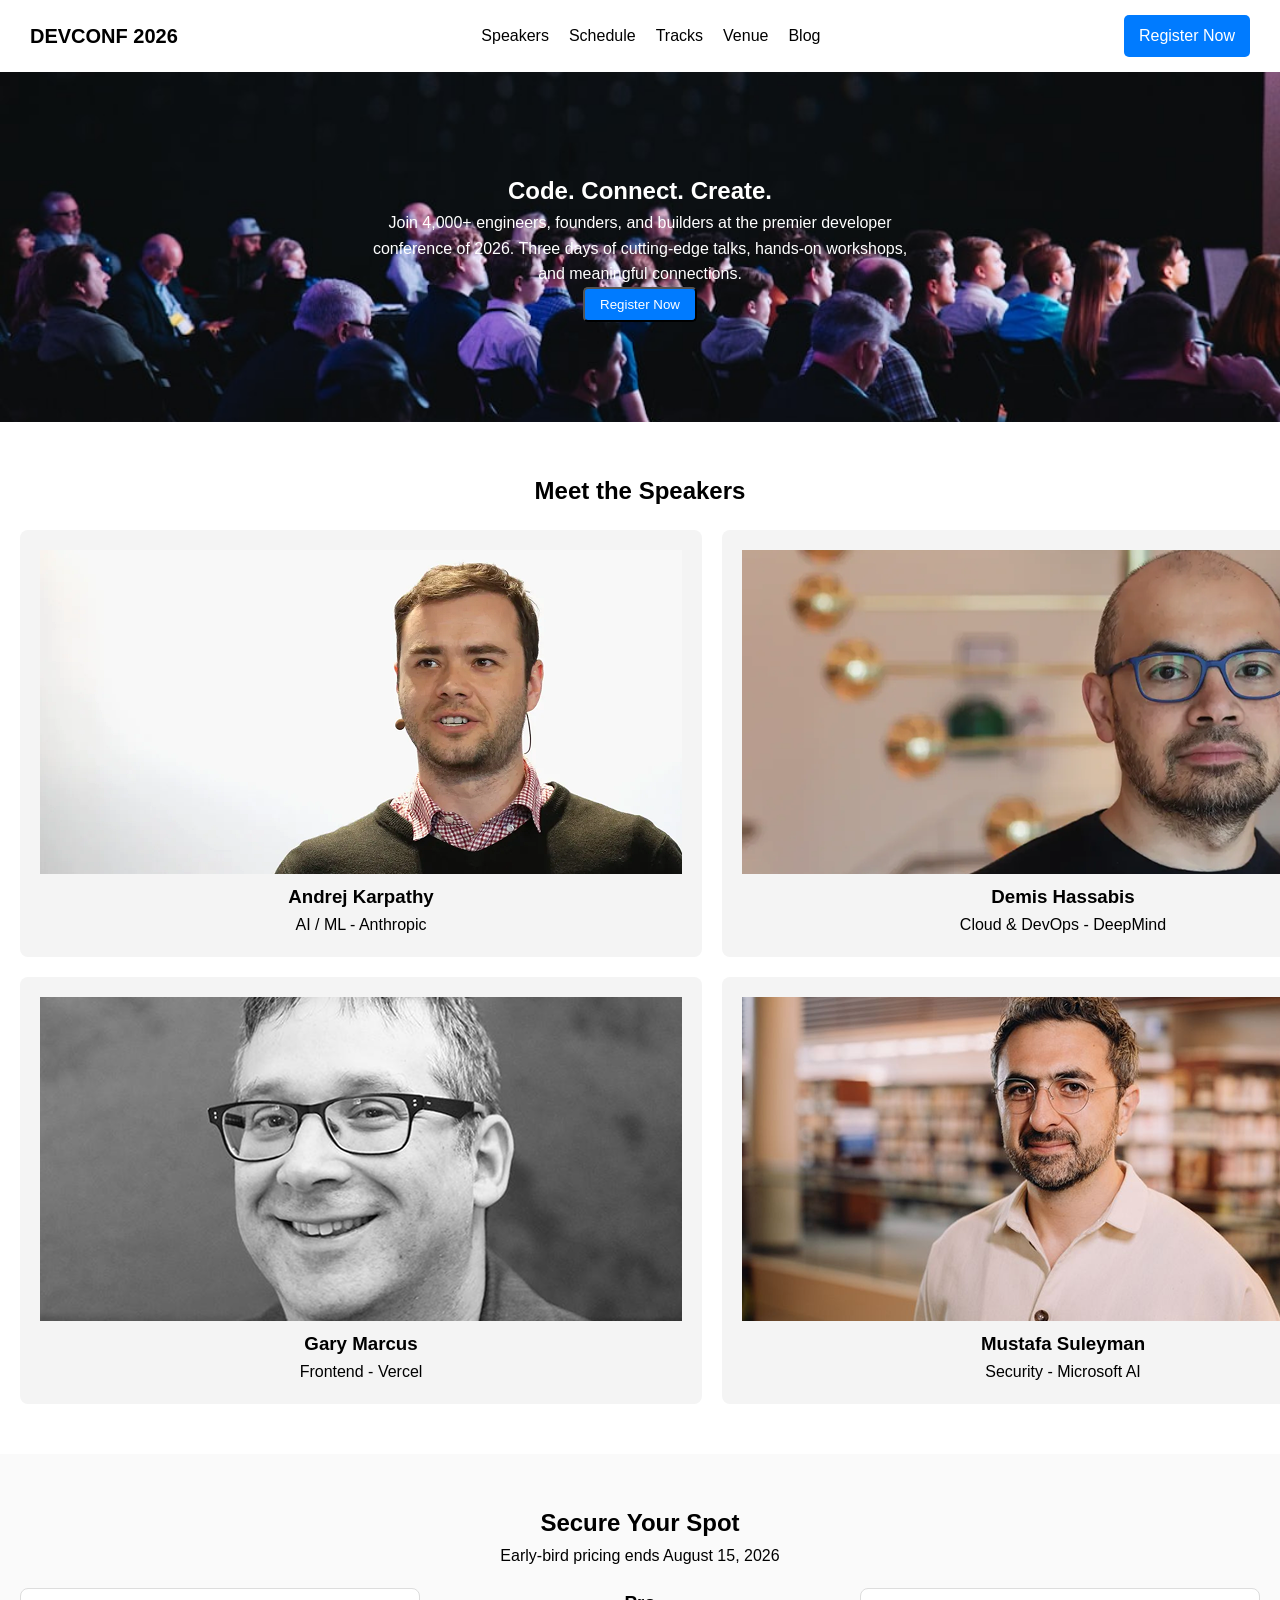
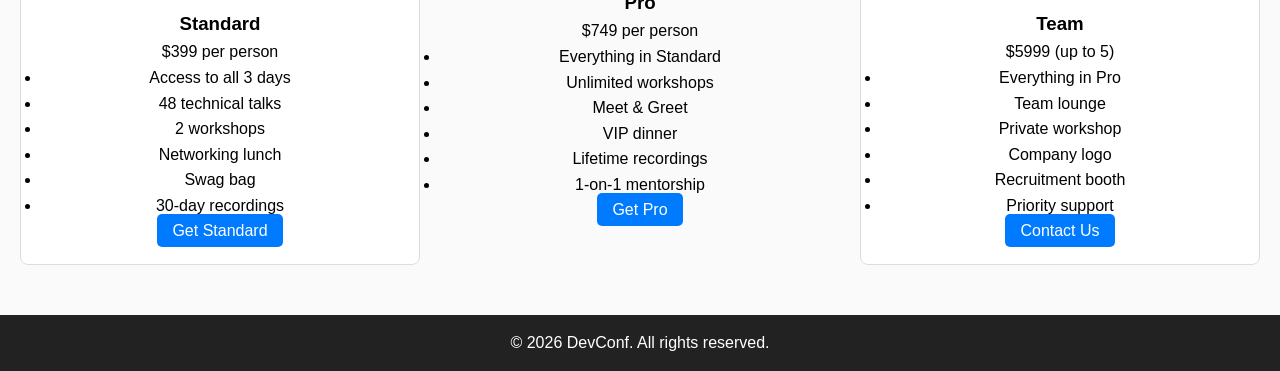
<file: index.html>
<!DOCTYPE html>
<html lang="en">
<head>
  <meta charset="UTF-8">
  <meta name="viewport" content="width=device-width, initial-scale=1.0">
  <title>DevConf 2026</title>
  <link rel="stylesheet" href="./style.css">
</head>
<body>

  <!-- Header Section -->
  <header>
    <div class="logo">DEVCONF 2026</div>
    <nav>
      <ul>
        <li><a href="speakers">Speakers</a></li>
        <li><a href="schedule">Schedule</a></li>
        <li><a href="tracks">Tracks</a></li>
        <li><a href="venue">Venue</a></li>
        <li><a href="blog">Blog</a></li>
      </ul>
    </nav>
    <a href="pricing" class="btn">Register Now</a>
  </header>

  <!-- Hero Section -->
  <section class="hero"> 
    <h1>Code. Connect. Create.</h1>
    <p>Join 4,000+ engineers, founders, and builders at the premier developer<br> conference of 2026. Three days of cutting-edge talks, hands-on workshops,<br> and meaningful connections.</p>
    <button class="btn">Register Now</button>
  </section>

  <!-- Speakers Section -->
  <section id="speakers" class="speakers">
    <h2>Meet the Speakers</h2>
    <div class="speaker-grid">
      <div class="speaker">
        <img src="./andrej.png" alt="andrej">
        <h3>Andrej Karpathy</h3>
        <p>AI / ML - Anthropic</p>
      </div>
      <div class="speaker">
        <img src="./demis.png" alt="Demis">
        <h3>Demis Hassabis</h3>
        <p>Cloud & DevOps - DeepMind</p>
      </div>
      <div class="speaker">
        <img src="./gary.png" alt="Marcus">
        <h3>Gary Marcus</h3>
        <p>Frontend - Vercel</p>
      </div>
      <div class="speaker">
        <img src="./mustafa.png" alt="mustafa">
        <h3>Mustafa Suleyman</h3>
        <p>Security - Microsoft AI</p>
      </div>
    </div>
  </section>

  <!-- Pricing Section -->
  <section id="pricing" class="pricing">
    <h2>Secure Your Spot</h2>
    <p>Early-bird pricing ends August 15, 2026</p>
    <div class="pricing-grid">
      <div class="plan">
        <h3>Standard</h3>
        <p>$399 per person</p>
        <ul>
          <li>Access to all 3 days</li>
          <li>48 technical talks</li>
          <li>2 workshops</li>
          <li>Networking lunch</li>
          <li>Swag bag</li>
          <li>30-day recordings</li>
        </ul>
        <a href="" class="btn">Get Standard</a>
      </div>
      <div class="plan-2">
        <h3>Pro</h3>
        <p>$749 per person</p>
        <ul>
          <li>Everything in Standard</li>
          <li>Unlimited workshops</li>
          <li>Meet & Greet</li>
          <li>VIP dinner</li>
          <li>Lifetime recordings</li>
          <li>1-on-1 mentorship</li>
        </ul>
        <a href="" class="btn">Get Pro</a>
      </div>
      <div class="plan">
        <h3>Team</h3>
        <p>$5999 (up to 5)</p>
        <ul>
          <li>Everything in Pro</li>
          <li>Team lounge</li>
          <li>Private workshop</li>
          <li>Company logo</li>
          <li>Recruitment booth</li>
          <li>Priority support</li>
        </ul>
        <a href="" class="btn">Contact Us</a>
      </div>
    </div>
  </section>

  <!-- Footer -->
  <footer>
    <p>© 2026 DevConf. All rights reserved.</p>
  </footer>

</body>
</html>
</file>
<file: style.css>
*{ margin:0px;
    padding:0px;
    background:cover;

}
body {
  font-family: Arial, sans-serif;
  margin: 0;
  padding: 0;
  line-height: 1.6;
}

header {
  display: flex;
  justify-content: space-between;
  align-items: center;
  background:white;
  color:black;
  padding: 15px 30px;
}

header .logo {
  font-size: 20px;
  font-weight: bold;
}

nav ul {
  list-style: none;
  display: flex;
  gap: 20px;
}

nav ul li a {
  color: black;
  text-decoration: none;
}

.btn {
  background: #007BFF;
  color: #fff;
  padding: 8px 15px;
  text-decoration: none;
  border-radius: 5px;
}

.hero {
  background: url('./banner.jpg') no-repeat center center/cover;
  color: #fff;
  text-align: center;
  padding: 100px 20px;
}

.speakers {
  padding: 50px 20px;
  text-align: center;
}

.speaker-grid {
  display: grid;
  grid-template-columns: repeat(2, 1fr);
  gap: 20px;
  margin-top: 20px;
}

.speaker {
  background: #f4f4f4;
  padding: 20px;
  border-radius: 8px;
}

.pricing {
  padding: 50px 20px;
  text-align: center;
  background: #fafafa;
}

.pricing-grid {
  display: grid;
  grid-template-columns: repeat(3, 1fr);
  gap: 20px;
  margin-top: 20px;
}

.plan {
  background: #fff;
  padding: 20px;
  border: 1px solid #ddd;
  border-radius: 8px;
}

footer {
  background: #222;
  color: #fff;
  text-align: center;
  padding: 15px;
}
</file>
